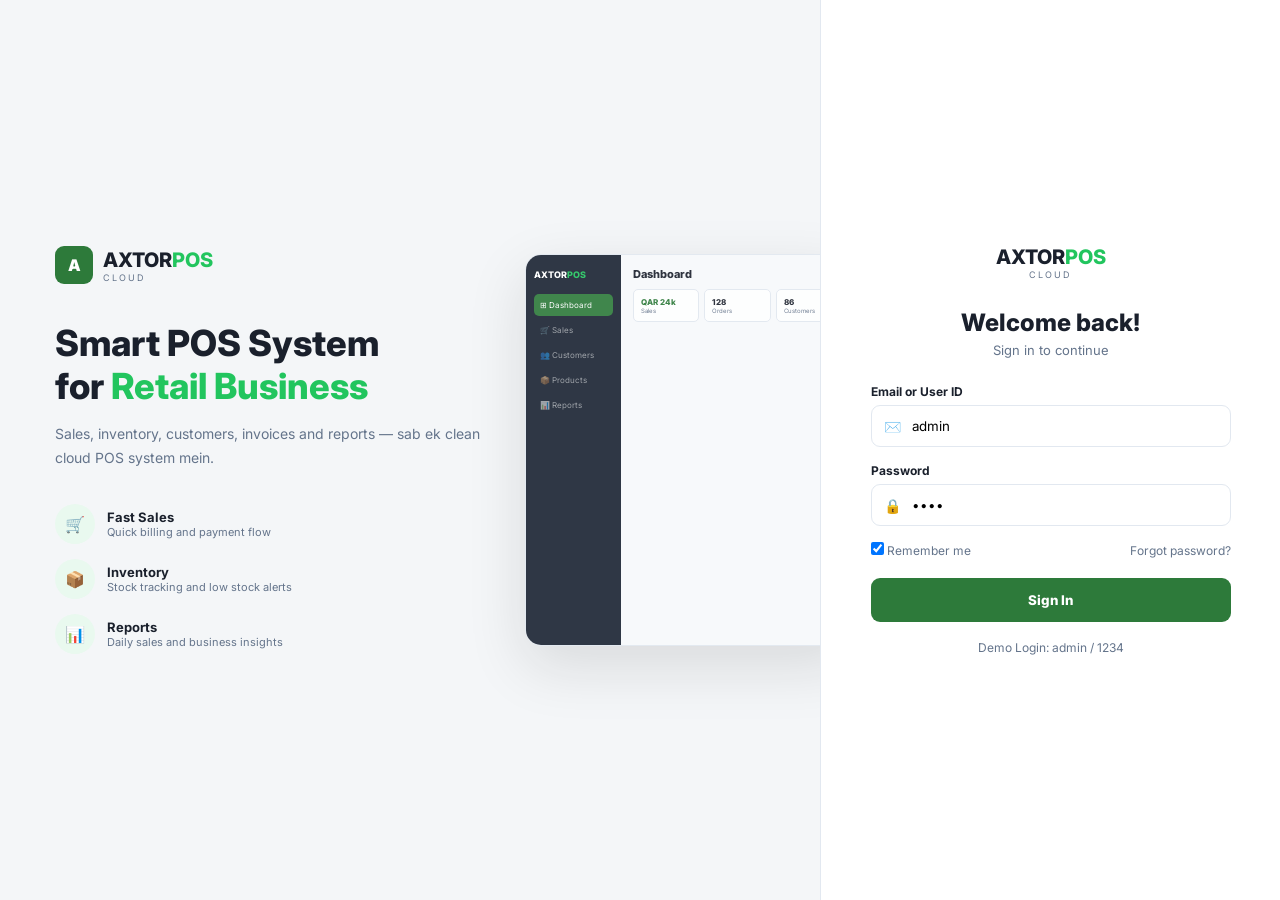
<file: login.html>
<!DOCTYPE html>
<html lang="en">
<head>
<meta charset="UTF-8">
<meta name="viewport" content="width=device-width, initial-scale=1.0">
<title>AXTOR POS Cloud - Login</title>
<link href="https://fonts.googleapis.com/css2?family=Inter:wght@400;500;600;700;800&display=swap" rel="stylesheet">
<style>
:root{--sidebar-bg:#1a2332;--green:#2d7a3a;--green-light:#3a9e4a;--green-bright:#22c55e;--white:#fff;--bg:#f4f6f8;--border:#e2e8f0;--text:#1a202c;--muted:#64748b;--red:#ef4444;--font:'Inter',sans-serif}
*{margin:0;padding:0;box-sizing:border-box}
body{font-family:var(--font);background:var(--bg);color:var(--text);min-height:100vh}
.login-page{display:flex;min-height:100vh}
.login-left{flex:1;padding:55px;display:flex;flex-direction:column;justify-content:center;position:relative;overflow:hidden}
.login-right{width:460px;background:var(--white);border-left:1px solid var(--border);display:flex;align-items:center;justify-content:center;padding:48px}
.logo-row{display:flex;align-items:center;gap:10px;margin-bottom:38px}
.logo-icon{width:38px;height:38px;background:var(--green);border-radius:9px;color:#fff;display:flex;align-items:center;justify-content:center;font-weight:900}
.logo-name{font-size:20px;font-weight:800}.logo-name span{color:var(--green-bright)}
.logo-sub{font-size:9px;color:var(--muted);letter-spacing:2px;text-transform:uppercase}
.hero{max-width:430px}
.hero h1{font-size:36px;line-height:1.2;margin-bottom:14px;font-weight:800}.hero h1 span{color:var(--green-bright)}
.hero p{color:var(--muted);line-height:1.7;font-size:14px}
.features{margin-top:34px;display:flex;flex-direction:column;gap:15px}
.feat{display:flex;gap:12px;align-items:center}
.feat-icon{width:40px;height:40px;border-radius:50%;background:#e9f9ef;display:flex;align-items:center;justify-content:center}
.feat-title{font-weight:700;font-size:13px}.feat-desc{font-size:11px;color:var(--muted)}
.mockup{position:absolute;right:-35px;top:50%;transform:translateY(-50%);width:330px;background:#fff;border:1px solid var(--border);border-radius:16px;box-shadow:0 20px 60px rgba(0,0,0,.12);overflow:hidden;opacity:.9}
.mock-inner{display:flex;height:390px}.mock-side{width:95px;background:var(--sidebar-bg);padding:14px 8px}.mock-logo{color:#fff;font-size:9px;font-weight:800;margin-bottom:14px}.mock-logo span{color:var(--green-bright)}
.mock-nav{font-size:8px;color:rgba(255,255,255,.55);padding:6px;border-radius:5px;margin-bottom:3px}.mock-nav.active{background:var(--green);color:#fff}
.mock-content{flex:1;background:#f8fafc;padding:12px}.mock-title{font-size:11px;font-weight:800;margin-bottom:8px}
.mock-stats{display:grid;grid-template-columns:repeat(3,1fr);gap:5px}.mock-stat{background:#fff;border:1px solid var(--border);border-radius:5px;padding:7px}.mock-val{font-size:8px;font-weight:800}.mock-lbl{font-size:6px;color:var(--muted)}
.form-wrap{width:100%;max-width:360px}.center-logo{text-align:center;margin-bottom:28px}
.login-title{text-align:center;font-size:24px;font-weight:800;margin-bottom:5px}.login-sub{text-align:center;color:var(--muted);font-size:13px;margin-bottom:26px}
.field{margin-bottom:16px}.field label{display:block;font-size:12px;font-weight:700;margin-bottom:6px}
.input-wrap{position:relative}.input-wrap span{position:absolute;left:13px;top:50%;transform:translateY(-50%);font-size:14px;color:var(--muted)}
.input-wrap input{width:100%;padding:12px 14px 12px 40px;border:1.5px solid var(--border);border-radius:9px;font-family:var(--font);outline:none}
.input-wrap input:focus{border-color:var(--green-bright);box-shadow:0 0 0 3px rgba(34,197,94,.08)}
.row{display:flex;justify-content:space-between;align-items:center;margin-bottom:20px;font-size:12px;color:var(--muted)}
.btn{width:100%;padding:14px;border:none;border-radius:9px;background:var(--green);color:#fff;font-weight:800;cursor:pointer;font-family:var(--font)}
.btn:hover{background:var(--green-light)}
.alert{display:none;margin-bottom:14px;padding:11px;border-radius:9px;background:#fef2f2;color:var(--red);border:1px solid #fecaca;font-size:13px}
.hint{text-align:center;margin-top:18px;font-size:12px;color:var(--muted)}
@media(max-width:900px){.login-page{flex-direction:column}.login-right{width:100%}.mockup{display:none}.login-left{padding:32px}}
</style>
</head>
<body>
<div class="login-page">
  <div class="login-left">
    <div class="logo-row">
      <div class="logo-icon">A</div>
      <div>
        <div class="logo-name">AXTOR<span>POS</span></div>
        <div class="logo-sub">Cloud</div>
      </div>
    </div>

    <div class="hero">
      <h1>Smart POS System<br>for <span>Retail Business</span></h1>
      <p>Sales, inventory, customers, invoices and reports — sab ek clean cloud POS system mein.</p>
    </div>

    <div class="features">
      <div class="feat"><div class="feat-icon">🛒</div><div><div class="feat-title">Fast Sales</div><div class="feat-desc">Quick billing and payment flow</div></div></div>
      <div class="feat"><div class="feat-icon">📦</div><div><div class="feat-title">Inventory</div><div class="feat-desc">Stock tracking and low stock alerts</div></div></div>
      <div class="feat"><div class="feat-icon">📊</div><div><div class="feat-title">Reports</div><div class="feat-desc">Daily sales and business insights</div></div></div>
    </div>

    <div class="mockup">
      <div class="mock-inner">
        <div class="mock-side">
          <div class="mock-logo">AXTOR<span>POS</span></div>
          <div class="mock-nav active">⊞ Dashboard</div>
          <div class="mock-nav">🛒 Sales</div>
          <div class="mock-nav">👥 Customers</div>
          <div class="mock-nav">📦 Products</div>
          <div class="mock-nav">📊 Reports</div>
        </div>
        <div class="mock-content">
          <div class="mock-title">Dashboard</div>
          <div class="mock-stats">
            <div class="mock-stat"><div class="mock-val" style="color:var(--green)">QAR 24k</div><div class="mock-lbl">Sales</div></div>
            <div class="mock-stat"><div class="mock-val">128</div><div class="mock-lbl">Orders</div></div>
            <div class="mock-stat"><div class="mock-val">86</div><div class="mock-lbl">Customers</div></div>
          </div>
        </div>
      </div>
    </div>
  </div>

  <div class="login-right">
    <div class="form-wrap">
      <div class="center-logo">
        <div class="logo-name">AXTOR<span>POS</span></div>
        <div class="logo-sub">Cloud</div>
      </div>

      <div class="login-title">Welcome back!</div>
      <div class="login-sub">Sign in to continue</div>

      <div class="alert" id="alertBox">Wrong username or password</div>

      <form onsubmit="login(event)">
        <div class="field">
          <label>Email or User ID</label>
          <div class="input-wrap"><span>✉️</span><input id="username" value="admin" required></div>
        </div>

        <div class="field">
          <label>Password</label>
          <div class="input-wrap"><span>🔒</span><input id="password" type="password" value="1234" required></div>
        </div>

        <div class="row">
          <label><input type="checkbox" checked> Remember me</label>
          <span>Forgot password?</span>
        </div>

        <button class="btn" type="submit">Sign In</button>
      </form>

      <div class="hint">Demo Login: admin / 1234</div>
    </div>
  </div>
</div>

<script>
function login(e){
  e.preventDefault();
  const u = document.getElementById("username").value.trim();
  const p = document.getElementById("password").value.trim();

  if(u === "admin" && p === "1234"){
    localStorage.setItem("axtor_logged_in","yes");
    window.location.href = "index.html";
  }else{
    document.getElementById("alertBox").style.display = "block";
  }
}
</script>
</body>
</html>
</file>
